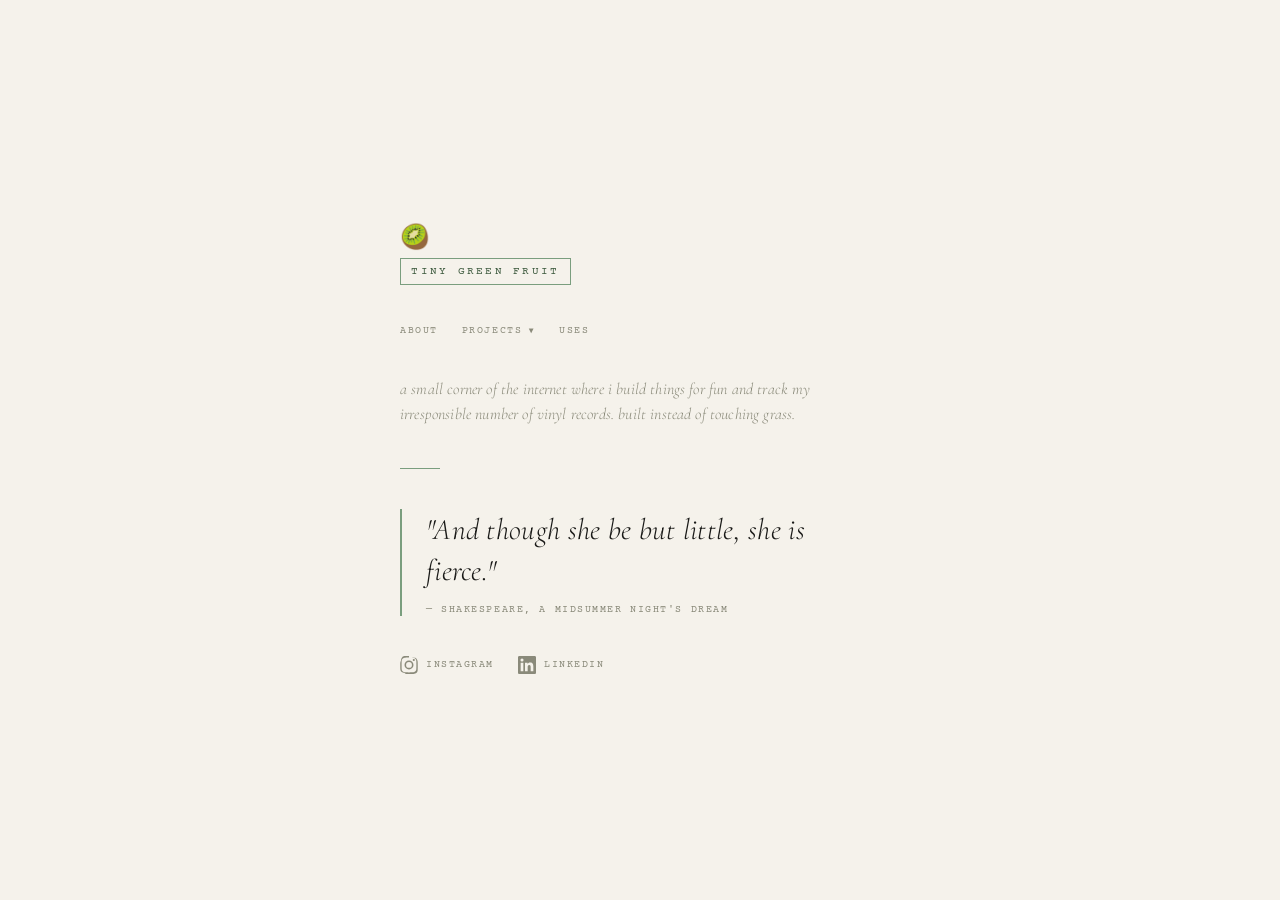
<file: index.html>
<!DOCTYPE html>
<html lang="en">
<head>
<meta charset="UTF-8" />
<meta name="viewport" content="width=device-width, initial-scale=1.0" />
<title>tiny green fruit</title>
<link href="https://fonts.googleapis.com/css2?family=Cormorant+Garamond:ital,wght@0,300;0,400;1,300;1,400&family=Courier+Prime&display=swap" rel="stylesheet" />
<style>
:root {
  --green: #3d5a3e;
  --green-light: #7a9e7e;
  --cream: #f5f2eb;
  --ink: #1a1a18;
  --muted: #8a8a7a;
}

*, *::before, *::after {
  box-sizing: border-box;
  margin: 0;
  padding: 0;
}

html, body {
  height: 100%;
}

body {
  background-color: var(--cream);
  color: var(--ink);
  font-family: 'Cormorant Garamond', Georgia, serif;
  display: flex;
  align-items: center;
  justify-content: center;
  min-height: 100vh;
  padding: 2rem;
}

.container {
  max-width: 480px;
  width: 100%;
  display: flex;
  flex-direction: column;
  align-items: flex-start;
  gap: 2.5rem;
  opacity: 0;
  transform: translateY(12px);
  animation: appear 1.2s ease forwards;
  animation-delay: 0.2s;
}

@keyframes appear {
  to {
    opacity: 1;
    transform: translateY(0);
  }
}

.kiwi-group {
  display: flex;
  flex-direction: column;
  gap: 0.5rem;
}

.kiwi {
  font-size: 1.5rem;
  line-height: 1;
}

.mark {
  font-family: 'Courier Prime', monospace;
  font-size: 0.7rem;
  letter-spacing: 0.2em;
  text-transform: uppercase;
  color: var(--green);
  border: 1px solid var(--green-light);
  padding: 0.35rem 0.65rem;
  display: inline-block;
}

.quote-block {
  display: flex;
  flex-direction: column;
  gap: 0.75rem;
  border-left: 2px solid var(--green-light);
  padding-left: 1.5rem;
}

.quote {
  font-size: 1.85rem;
  font-weight: 300;
  font-style: italic;
  line-height: 1.4;
  color: var(--ink);
  letter-spacing: 0.01em;
}

.attribution {
  font-family: 'Courier Prime', monospace;
  font-size: 0.65rem;
  letter-spacing: 0.15em;
  text-transform: uppercase;
  color: var(--muted);
}

.links {
  display: flex;
  gap: 1.5rem;
  align-items: center;
}

.links a {
  color: var(--muted);
  text-decoration: none;
  transition: color 0.25s ease;
  display: flex;
  align-items: center;
  gap: 0.5rem;
}

.links a:hover {
  color: var(--green);
}

.links a svg {
  width: 18px;
  height: 18px;
  fill: currentColor;
}

.link-label {
  font-family: 'Courier Prime', monospace;
  font-size: 0.65rem;
  letter-spacing: 0.15em;
  text-transform: uppercase;
}

.nav-dropdown {
  position: relative;
}

.nav-toggle {
  font-family: 'Courier Prime', monospace;
  font-size: 0.65rem;
  letter-spacing: 0.15em;
  text-transform: uppercase;
  color: var(--muted);
  background: none;
  border: none;
  cursor: pointer;
  padding: 0;
  display: flex;
  align-items: center;
  gap: 0.4rem;
  transition: color 0.2s ease;
}

.nav-toggle:hover {
  color: var(--green);
}

.nav-toggle .arrow {
  font-size: 0.5rem;
  transition: transform 0.2s ease;
  display: inline-block;
}

.nav-toggle.open .arrow {
  transform: rotate(180deg);
}

.nav-menu {
  display: none;
  flex-direction: column;
  gap: 0.5rem;
  position: absolute;
  top: calc(100% + 0.75rem);
  left: 0;
  background: var(--cream);
  padding: 0.75rem 1rem;
  border: 1px solid var(--green-light);
  min-width: 320px;
  z-index: 10;
}

.nav-menu.open {
  display: flex;
}

.nav-menu a {
  font-family: 'Courier Prime', monospace;
  font-size: 0.65rem;
  letter-spacing: 0.15em;
  text-transform: uppercase;
  color: var(--muted);
  text-decoration: none;
  transition: color 0.2s ease;
}

.nav-menu a:hover {
  color: var(--green);
}

.divider {
  width: 40px;
  height: 1px;
  background: var(--green-light);
}

.descriptor {
  font-size: 1rem;
  font-weight: 300;
  font-style: italic;
  color: var(--muted);
  line-height: 1.6;
  letter-spacing: 0.01em;
}
</style>
</head>
<body>
<div class="container">

  <div class="kiwi-group">
    <div class="kiwi">🥝</div>
    <div class="mark">tiny green fruit</div>
  </div>

  <div style="display: flex; align-items: center; gap: 1.5rem;">
    <a href="about.html" class="nav-toggle" style="text-decoration: none;">about</a>
    <div class="nav-dropdown">
      <button class="nav-toggle" id="navToggle">
        projects <span class="arrow">▼</span>
      </button>
      <div class="nav-menu" id="navMenu">
        <a href="duggar-tracker.html">Digging Up the Duggars — Episode Tracker</a>
        <a href="horoscope.html">The Stars Align (All Too Well) — Taylor Swift Horoscopes</a>
        <a href="record-picker.html">What Should We Listen To Tonight? — Vinyl Picker</a>
        <a href="gym-plan.html">I Don't Sweat, I Sparkle — Gym Plan</a>
        <a href="states.html">Kiwi Was Here — States Visited</a>
      </div>
    </div>
    <a href="uses.html" class="nav-toggle" style="text-decoration: none;">uses</a>
  </div>

  <p class="descriptor">a small corner of the internet where i build things for fun and track my irresponsible number of vinyl records. built instead of touching grass.</p>

  <div class="divider"></div>

  <div class="quote-block">
    <p class="quote">"And though she be but little, she is fierce."</p>
    <span class="attribution">— Shakespeare, A Midsummer Night's Dream</span>
  </div>

  <div class="links">
    <!-- Instagram -->
    <a href="https://www.instagram.com/fabkiwi06/" target="_blank" rel="noopener" aria-label="Instagram">
      <svg viewBox="0 0 24 24" xmlns="http://www.w3.org/2000/svg">
        <path d="M12 2.163c3.204 0 3.584.012 4.85.07 1.366.062 2.633.337 3.608 1.312.975.975 1.25 2.242 1.312 3.608.058 1.266.07 1.646.07 4.85s-.012 3.584-.07 4.85c-.062 1.366-.337 2.633-1.312 3.608-.975.975-2.242 1.25-3.608 1.312-1.266.058-1.646.07-4.85.07s-3.584-.012-4.85-.07c-1.366-.062-2.633-.337-3.608-1.312-.975-.975-1.25-2.242-1.312-3.608C2.175 15.584 2.163 15.204 2.163 12s.012-3.584.07-4.85c.062-1.366.337-2.633 1.312-3.608.975-.975 2.242-1.25 3.608-1.312 1.266-.058 1.646-.07 4.85-.07zm0-2.163c-3.259 0-3.667.014-4.947.072-1.609.074-3.034.4-4.141 1.507C1.805 2.686 1.479 4.111 1.405 5.72.347 8.28.333 8.69.333 12c0 3.31.014 3.72.072 5 .074 1.609.4 3.034 1.507 4.141 1.107 1.107 2.532 1.433 4.141 1.507C7.333 23.986 7.741 24 12 24c4.259 0 4.667-.014 5.947-.072 1.609-.074 3.034-.4 4.141-1.507 1.107-1.107 1.433-2.532 1.507-4.141.058-1.28.072-1.688.072-5s-.014-3.72-.072-5c-.074-1.609-.4-3.034-1.507-4.141C21.981 2.633 20.556 2.307 18.947 2.233 17.667 2.175 17.259 2.163 12 2.163zm0 5.838a6 6 0 100 12 6 6 0 000-12zm0 9.9a3.9 3.9 0 110-7.8 3.9 3.9 0 010 7.8zm6.406-11.845a1.44 1.44 0 100 2.881 1.44 1.44 0 000-2.881z"/>
      </svg>
      <span class="link-label">Instagram</span>
    </a>
    <!-- LinkedIn -->
    <a href="https://www.linkedin.com/in/kierantrask/" target="_blank" rel="noopener" aria-label="LinkedIn">
      <svg viewBox="0 0 24 24" xmlns="http://www.w3.org/2000/svg">
        <path d="M20.447 20.452h-3.554v-5.569c0-1.328-.027-3.037-1.852-3.037-1.853 0-2.136 1.445-2.136 2.939v5.667H9.351V9h3.414v1.561h.046c.477-.9 1.637-1.85 3.37-1.85 3.601 0 4.267 2.37 4.267 5.455v6.286zM5.337 7.433a2.062 2.062 0 01-2.063-2.065 2.064 2.064 0 112.063 2.065zm1.782 13.019H3.555V9h3.564v11.452zM22.225 0H1.771C.792 0 0 .774 0 1.729v20.542C0 23.227.792 24 1.771 24h20.451C23.2 24 24 23.227 24 22.271V1.729C24 .774 23.2 0 22.222 0h.003z"/>
      </svg>
      <span class="link-label">LinkedIn</span>
    </a>
  </div>

</div>

<script>
  document.getElementById('navToggle').addEventListener('click', function() {
    this.classList.toggle('open');
    document.getElementById('navMenu').classList.toggle('open');
  });
</script>
</body>
</html>
</file>
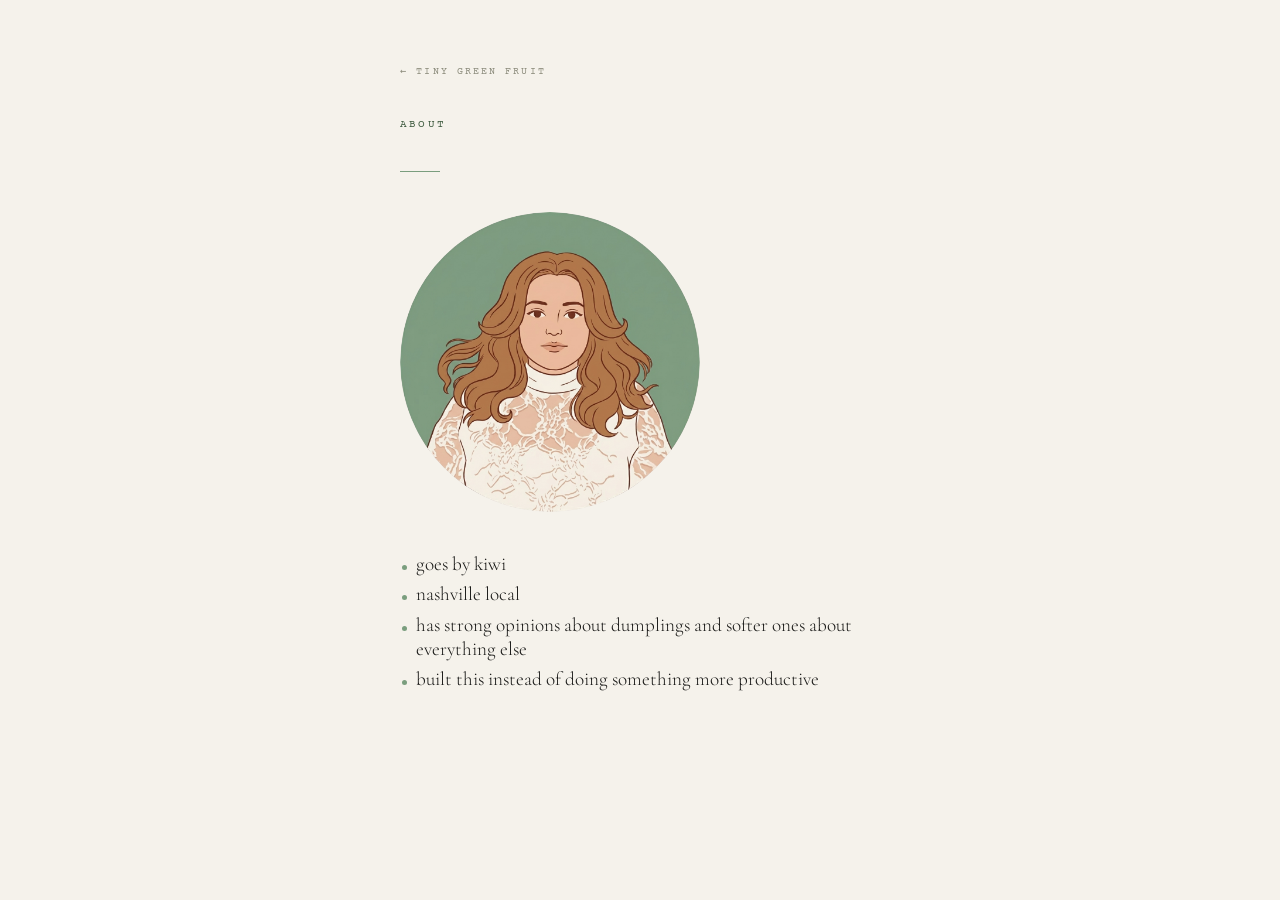
<file: about.html>
<!DOCTYPE html>
<html lang="en">
<head>
<meta charset="UTF-8" />
<meta name="viewport" content="width=device-width, initial-scale=1.0" />
<title>about — tiny green fruit</title>
<link href="https://fonts.googleapis.com/css2?family=Cormorant+Garamond:ital,wght@0,300;0,400;1,300;1,400&family=Courier+Prime&display=swap" rel="stylesheet" />
<style>
:root {
  --green: #3d5a3e;
  --green-light: #7a9e7e;
  --cream: #f5f2eb;
  --ink: #1a1a18;
  --muted: #8a8a7a;
}

*, *::before, *::after {
  box-sizing: border-box;
  margin: 0;
  padding: 0;
}

body {
  background-color: var(--cream);
  color: var(--ink);
  font-family: 'Cormorant Garamond', Georgia, serif;
  min-height: 100vh;
  display: flex;
  justify-content: center;
  padding: 4rem 2rem;
}

.container {
  max-width: 480px;
  width: 100%;
  display: flex;
  flex-direction: column;
  align-items: flex-start;
  gap: 2.5rem;
  opacity: 0;
  transform: translateY(12px);
  animation: appear 1.2s ease forwards;
  animation-delay: 0.2s;
}

@keyframes appear {
  to {
    opacity: 1;
    transform: translateY(0);
  }
}

.site-label {
  font-family: 'Courier Prime', monospace;
  font-size: 0.65rem;
  letter-spacing: 0.2em;
  text-transform: uppercase;
  color: var(--muted);
}

.site-label a {
  color: var(--muted);
  text-decoration: none;
  transition: color 0.2s ease;
}

.site-label a:hover {
  color: var(--green);
}

h1 {
  font-family: 'Courier Prime', monospace;
  font-size: 0.7rem;
  letter-spacing: 0.2em;
  text-transform: uppercase;
  color: var(--green);
  font-weight: 400;
}

.divider {
  width: 40px;
  height: 1px;
  background: var(--green-light);
}

.portrait {
  width: 300px;
  height: 300px;
  border-radius: 50%;
  object-fit: cover;
  display: block;
}

.items {
  list-style: none;
  display: flex;
  flex-direction: column;
  gap: 0.4rem;
  padding-left: 0.1rem;
}

.items li {
  font-family: 'Cormorant Garamond', Georgia, serif;
  font-size: 1.2rem;
  font-weight: 300;
  color: var(--ink);
  display: flex;
  align-items: baseline;
  gap: 0.6rem;
}

.items li::before {
  content: '';
  display: inline-block;
  width: 5px;
  height: 5px;
  border-radius: 50%;
  background-color: var(--green-light);
  flex-shrink: 0;
  margin-bottom: 0.1em;
}
</style>
</head>
<body>
<div class="container">

  <div class="site-label"><a href="index.html">← tiny green fruit</a></div>

  <h1>about</h1>

  <div class="divider"></div>

  <img class="portrait" src="image/tinygreenfruit-about.png" alt="kiwi" />

  <ul class="items">
    <li>goes by kiwi</li>
    <li>nashville local</li>
    <li>has strong opinions about dumplings and softer ones about everything else</li>
    <li>built this instead of doing something more productive</li>
  </ul>

</div>
</body>
</html>
</file>
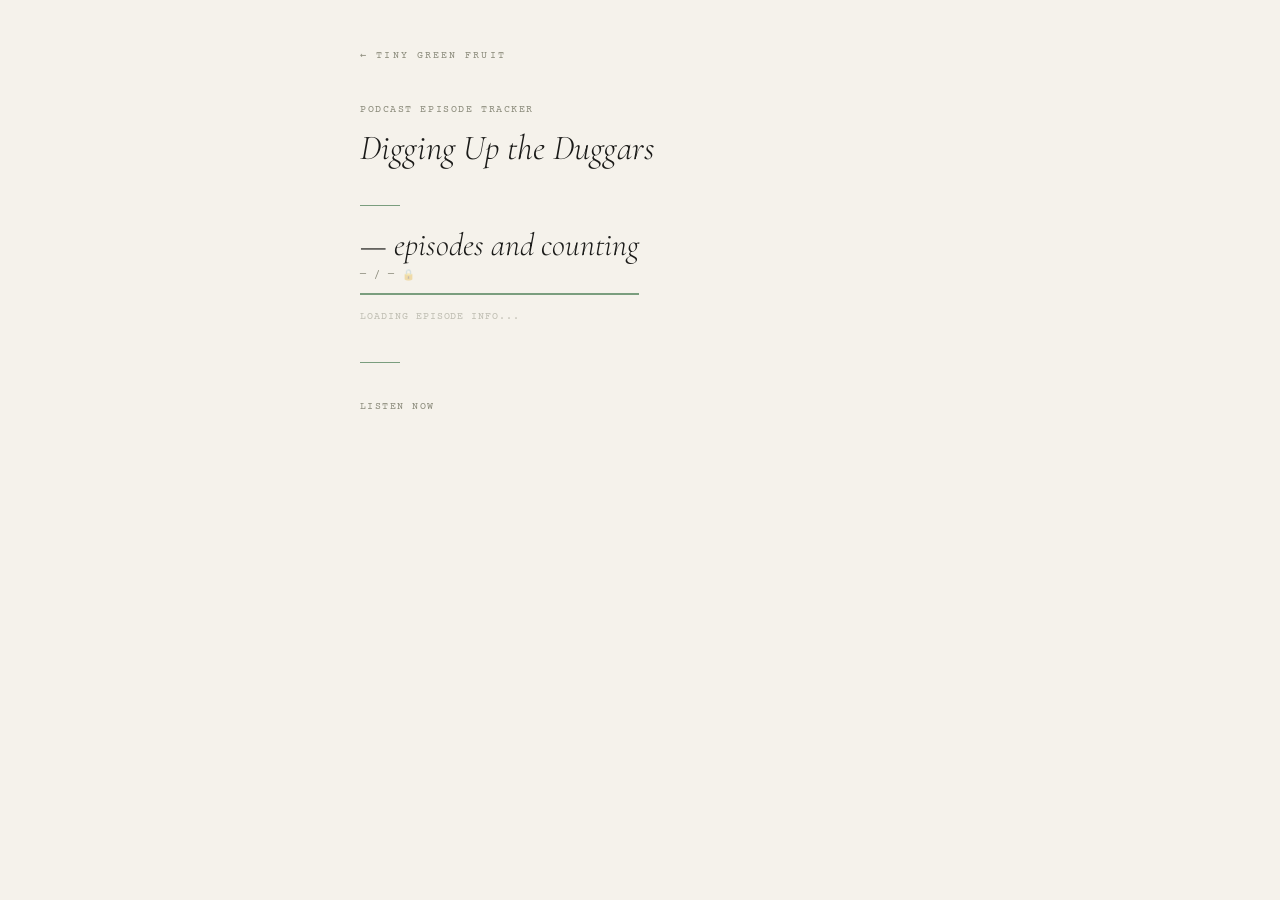
<file: duggar-tracker.html>
<!DOCTYPE html>
<html lang="en">
<head>
  <meta charset="UTF-8">
  <meta http-equiv="Cache-Control" content="no-cache, no-store, must-revalidate">
  <meta name="viewport" content="width=device-width, initial-scale=1.0">
  <title>Digging Up the Duggars — Episode Tracker</title>
  <link href="https://fonts.googleapis.com/css2?family=Cormorant+Garamond:ital,wght@0,300;0,400;1,300;1,400&family=Courier+Prime&display=swap" rel="stylesheet">
  <link rel="stylesheet" href="style.css">
  <style>
    body {
      display: block;
      padding: 3rem 2rem 5rem;
    }

    .container {
      max-width: 560px;
      margin: 0 auto;
      gap: 0;
    }

    .site-label {
      display: block;
      font-family: 'Courier Prime', monospace;
      font-size: 0.65rem;
      letter-spacing: 0.2em;
      text-transform: uppercase;
      color: var(--muted);
      margin-bottom: 2.5rem;
    }

    .site-label a {
      color: var(--muted);
      text-decoration: none;
      transition: color 0.2s ease;
    }

    .site-label a:hover {
      color: var(--green);
    }

    header {
      margin-bottom: 1rem;
    }

    .eyebrow {
      font-family: 'Courier Prime', monospace;
      font-size: 0.65rem;
      letter-spacing: 0.15em;
      text-transform: uppercase;
      color: var(--muted);
      margin-bottom: 0.5rem;
    }

    h1 {
      font-size: 2.2rem;
      font-weight: 300;
      font-style: italic;
      color: var(--ink);
      line-height: 1.2;
    }

    .divider {
      width: 40px;
      height: 1px;
      background: var(--green-light);
      margin: 1.25rem 0;
    }

    .progress-section {
      margin-bottom: 1.25rem;
    }

    .progress-hero {
      font-family: 'Cormorant Garamond', Georgia, serif;
      font-size: 2rem;
      font-weight: 300;
      font-style: italic;
      color: var(--ink);
      line-height: 1.2;
      margin-bottom: 0.3rem;
    }

    .progress-fraction {
      font-family: 'Courier Prime', monospace;
      font-size: 0.65rem;
      letter-spacing: 0.1em;
      color: var(--muted);
      margin-bottom: 0.75rem;
    }

    .progress-bar {
      height: 2px;
      background: var(--green-light);
      position: relative;
      margin-bottom: 1rem;
    }

    .progress-fill {
      position: absolute;
      top: 0;
      left: 0;
      height: 100%;
      background: var(--green);
      transition: width 0.5s ease;
    }

    .ep-info {
      display: flex;
      flex-direction: column;
      gap: 0.4rem;
    }

    .ep-title {
      font-family: 'Cormorant Garamond', Georgia, serif;
      font-size: 1rem;
      font-weight: 400;
      font-style: italic;
      color: var(--ink);
      line-height: 1.4;
    }

    .ep-desc {
      font-family: 'Courier Prime', monospace;
      font-size: 0.6rem;
      letter-spacing: 0.05em;
      color: var(--muted);
      line-height: 1.6;
      display: -webkit-box;
      -webkit-line-clamp: 3;
      -webkit-box-orient: vertical;
      overflow: hidden;
    }

    .ep-loading {
      font-family: 'Courier Prime', monospace;
      font-size: 0.6rem;
      letter-spacing: 0.1em;
      text-transform: uppercase;
      color: var(--muted);
      opacity: 0.5;
    }

    .listen-btn {
      font-family: 'Courier Prime', monospace;
      font-size: 0.65rem;
      letter-spacing: 0.2em;
      text-transform: uppercase;
      color: var(--cream);
      background: var(--green);
      padding: 0.65rem 1.25rem;
      text-decoration: none;
      display: inline-block;
      transition: opacity 0.2s ease;
    }

    .listen-btn:hover {
      opacity: 0.85;
      color: var(--cream);
    }

    .spotify-section {
      margin-top: 1rem;
    }

    .spotify-label {
      font-family: 'Courier Prime', monospace;
      font-size: 0.6rem;
      letter-spacing: 0.15em;
      text-transform: uppercase;
      color: var(--muted);
      margin-bottom: 0.75rem;
    }

    .lock-btn {
      background: none;
      border: none;
      cursor: pointer;
      color: var(--muted);
      opacity: 0.3;
      font-size: 0.65rem;
      padding: 0;
      margin-left: 0.4rem;
      transition: opacity 0.2s ease;
      line-height: 1;
      vertical-align: middle;
    }

    .lock-btn:hover {
      opacity: 0.65;
    }

    .admin-panel {
      display: none;
      margin-top: 1.5rem;
    }

    .admin-panel.visible {
      display: block;
    }

    .next-btn {
      font-family: 'Courier Prime', monospace;
      font-size: 0.65rem;
      letter-spacing: 0.2em;
      text-transform: uppercase;
      color: var(--cream);
      background: var(--green);
      padding: 0.65rem 1.25rem;
      border: none;
      cursor: pointer;
      transition: opacity 0.2s ease;
    }

    .next-btn:hover {
      opacity: 0.85;
    }

    .next-btn:disabled {
      opacity: 0.4;
      cursor: default;
    }

    .admin-msg {
      font-family: 'Courier Prime', monospace;
      font-size: 0.6rem;
      letter-spacing: 0.1em;
      color: var(--muted);
      margin-top: 0.5rem;
    }
  </style>
</head>
<body>
  <div class="container fade-in">

    <span class="site-label"><a href="index.html">← tiny green fruit</a></span>

    <header>
      <p class="eyebrow">Podcast Episode Tracker</p>
      <h1>Digging Up the Duggars</h1>
    </header>

    <div class="divider"></div>

    <div class="progress-section">
      <div class="progress-hero" id="progressHero">— episodes and counting</div>
      <div class="progress-fraction" id="progressFraction"><span id="progressFractionText">— / —</span><button class="lock-btn" id="lockBtn" onclick="handleLock()" title="admin">🔒</button></div>
      <div class="progress-bar">
        <div class="progress-fill" id="progressFill" style="width: 0%"></div>
      </div>
      <div class="ep-info" id="epInfo">
        <span class="ep-loading">loading episode info...</span>
      </div>

      <div class="admin-panel" id="adminPanel">
        <button class="next-btn" id="nextBtn" onclick="markNextEpisode()">next episode →</button>
        <div class="admin-msg" id="adminMsg"></div>
      </div>
    </div>

    <div class="divider"></div>

    <div class="spotify-section">
      <p class="spotify-label">listen now</p>
      <div id="spotifyEmbed"></div>
    </div>

  </div>



  <script>
    const SERVER = 'https://api.tinygreenfruit.com';
    const TOTAL = 176;

    let currentEpisode = null;
    let unlocked = false;
    let sessionPassword = null;

    async function init() {
      try {
        const res = await fetch(`${SERVER}/duggar/episode`);
        const data = await res.json();
        currentEpisode = data.episode;
        renderProgress();
        fetchEpisodeInfo();
      } catch(e) {
        document.getElementById('progressHero').textContent = '— episodes and counting';
      }
    }

    function renderProgress() {
      const pct = Math.round((currentEpisode / TOTAL) * 100);
      document.getElementById('progressHero').textContent = `${currentEpisode} episodes and counting`;
      document.getElementById('progressFractionText').textContent = `${currentEpisode} / ${TOTAL}`;
      document.getElementById('progressFill').style.width = `${pct}%`;
    }

    async function fetchEpisodeInfo() {
      try {
        const res = await fetch(`${SERVER}/rss`);
        const text = await res.text();
        const parser = new DOMParser();
        const xml = parser.parseFromString(text, 'text/xml');
        const items = Array.from(xml.querySelectorAll('item')).reverse();

        const ep = items[currentEpisode - 1];
        if (ep) {
          const title = ep.querySelector('title')?.textContent?.trim() || '';
          const rawDesc = (ep.querySelector('description')?.textContent || '')
            .replace(/<[^>]+>/g, '').replace(/&amp;/g, '&').replace(/&nbsp;/g, ' ').trim();

          const linkEl = ep.querySelector('link');
          const epLink = linkEl?.textContent?.trim() || '';

          document.getElementById('epInfo').innerHTML = `
            <span class="ep-title">${title}</span>
            <span class="ep-desc">${rawDesc}</span>
          `;

          document.getElementById('spotifyEmbed').innerHTML = `
            <a class="listen-btn" href="${epLink || 'https://open.spotify.com/show/30FmvDjIMrZioIoj2PyV0z'}" target="_blank" rel="noopener">Listen on Spotify →</a>
          `;
        }
      } catch(e) {
        document.getElementById('epInfo').innerHTML = '';
      }
    }

    function handleLock() {
      if (unlocked) {
        unlocked = false;
        sessionPassword = null;
        document.getElementById('adminPanel').classList.remove('visible');
        document.getElementById('lockBtn').textContent = '🔒';
        return;
      }

      const pw = prompt('password');
      if (!pw) return;

      sessionPassword = pw;
      unlocked = true;
      document.getElementById('adminPanel').classList.add('visible');
      document.getElementById('lockBtn').textContent = '🔓';
    }

    async function markNextEpisode() {
      const btn = document.getElementById('nextBtn');
      const msg = document.getElementById('adminMsg');
      btn.disabled = true;
      msg.textContent = '';

      try {
        const res = await fetch(`${SERVER}/duggar/episode`, {
          method: 'POST',
          headers: { 'Content-Type': 'application/json' },
          body: JSON.stringify({ password: sessionPassword })
        });

        const data = await res.json();

        if (res.status === 401) {
          msg.textContent = 'wrong password.';
          unlocked = false;
          sessionPassword = null;
          document.getElementById('adminPanel').classList.remove('visible');
          document.getElementById('lockBtn').textContent = '🔒';
          return;
        }

        if (!res.ok) {
          msg.textContent = data.error || 'something went wrong.';
          return;
        }

        currentEpisode = data.episode;
        renderProgress();
        fetchEpisodeInfo();
        msg.textContent = `updated to episode ${data.episode}.`;

      } catch(e) {
        msg.textContent = 'could not reach server.';
      } finally {
        btn.disabled = false;
      }
    }

    init();
  </script>
</body>
</html>
</file>
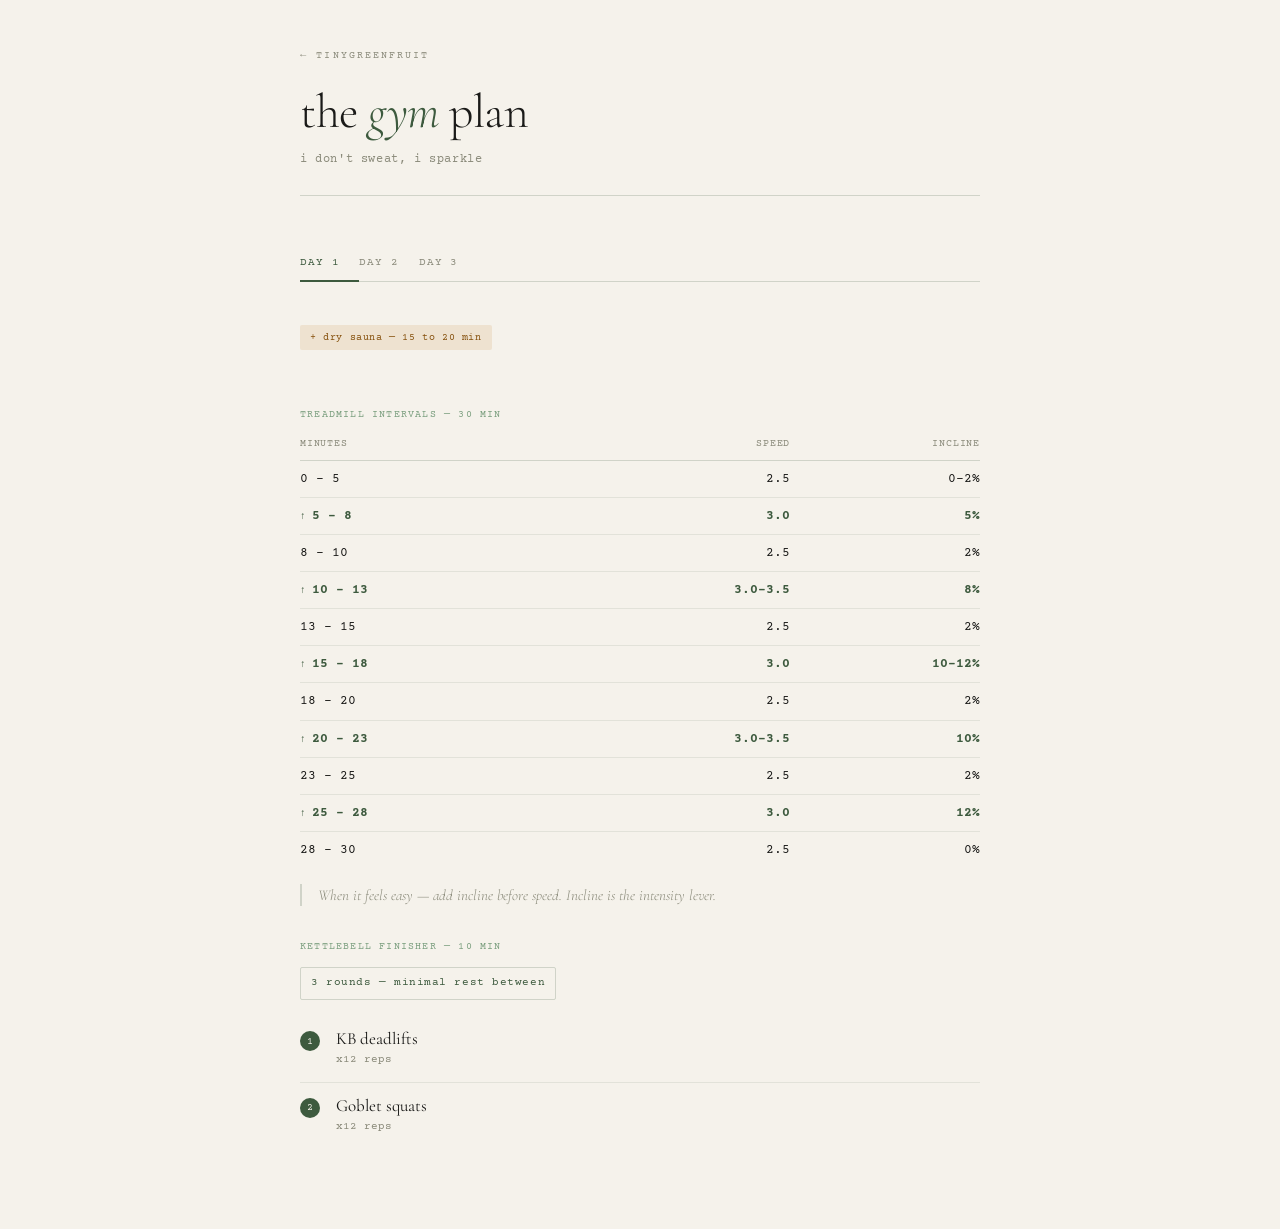
<file: gym-plan.html>
<!DOCTYPE html>
<html lang="en">
<head>
  <meta charset="UTF-8">
  <meta name="viewport" content="width=device-width, initial-scale=1.0">
  <title>gym plan — tinygreenfruit</title>
  <link href="https://fonts.googleapis.com/css2?family=Cormorant+Garamond:ital,wght@0,300;0,400;1,300;1,400&family=Courier+Prime:ital,wght@0,400;0,700;1,400&display=swap" rel="stylesheet">
  <style>
    :root {
      --cream: #f5f2eb;
      --green: #3d5a3e;
      --green-light: #7a9e7e;
      --ink: #1a1a18;
      --muted: #8a8a7a;
      --border: rgba(61, 90, 62, 0.2);
      --border-light: rgba(61, 90, 62, 0.1);
    }

    *, *::before, *::after { box-sizing: border-box; margin: 0; padding: 0; }

    html { font-size: 16px; }

    body {
      background-color: var(--cream);
      color: var(--ink);
      font-family: 'Cormorant Garamond', Georgia, serif;
      font-weight: 300;
      line-height: 1.7;
      min-height: 100vh;
      padding: 3rem 1.5rem 5rem;
    }

    .page {
      max-width: 680px;
      margin: 0 auto;
      opacity: 0;
      animation: fadeIn 0.8s ease forwards;
    }

    @keyframes fadeIn {
      to { opacity: 1; }
    }

    /* Header */
    .header {
      margin-bottom: 3rem;
      padding-bottom: 1.5rem;
      border-bottom: 1px solid var(--border);
    }

    .site-label {
      font-family: 'Courier Prime', monospace;
      font-size: 0.65rem;
      letter-spacing: 0.2em;
      text-transform: uppercase;
      color: var(--muted);
      margin-bottom: 1.25rem;
      display: block;
    }

    .site-label a {
      color: var(--muted);
      text-decoration: none;
    }

    .site-label a:hover { color: var(--green); }

    h1 {
      font-family: 'Cormorant Garamond', Georgia, serif;
      font-weight: 300;
      font-size: clamp(2rem, 6vw, 3rem);
      line-height: 1.1;
      color: var(--ink);
      margin-bottom: 0.75rem;
      letter-spacing: -0.01em;
    }

    h1 em {
      font-style: italic;
      color: var(--green);
    }

    .subtitle {
      font-family: 'Courier Prime', monospace;
      font-size: 12px;
      color: var(--muted);
      letter-spacing: 0.05em;
    }

    /* Nav tabs */
    .tabs {
      display: flex;
      gap: 0;
      margin-bottom: 2.5rem;
      border-bottom: 1px solid var(--border);
    }

    .tab-btn {
      font-family: 'Courier Prime', monospace;
      font-size: 11px;
      letter-spacing: 0.08em;
      text-transform: uppercase;
      color: var(--muted);
      background: none;
      border: none;
      padding: 0.75rem 1.25rem 0.75rem 0;
      cursor: pointer;
      position: relative;
      transition: color 0.2s ease;
      white-space: nowrap;
    }

    .tab-btn::after {
      content: '';
      position: absolute;
      bottom: -1px;
      left: 0;
      right: 0;
      height: 2px;
      background: var(--green);
      transform: scaleX(0);
      transition: transform 0.2s ease;
    }

    .tab-btn.active {
      color: var(--green);
    }

    .tab-btn.active::after {
      transform: scaleX(1);
    }

    .tab-btn:hover { color: var(--ink); }

    /* Panels */
    .panel { display: none; }
    .panel.active {
      display: block;
      animation: slideIn 0.3s ease;
    }

    @keyframes slideIn {
      from { opacity: 0; transform: translateY(6px); }
      to { opacity: 1; transform: translateY(0); }
    }

    /* Section label */
    .section-label {
      font-family: 'Courier Prime', monospace;
      font-size: 10px;
      letter-spacing: 0.12em;
      text-transform: uppercase;
      color: var(--green-light);
      margin-bottom: 0.75rem;
      margin-top: 2rem;
    }

    .section-label:first-child { margin-top: 0; }

    /* Recovery badge */
    .recovery-badge {
      display: inline-block;
      font-family: 'Courier Prime', monospace;
      font-size: 10px;
      letter-spacing: 0.06em;
      padding: 4px 10px;
      border-radius: 2px;
      margin-bottom: 1.5rem;
    }

    .badge-sauna { background: rgba(186, 117, 23, 0.12); color: #854F0B; }
    .badge-hydro { background: rgba(15, 110, 86, 0.12); color: #0F6E56; }
    .badge-choice { background: rgba(61, 90, 62, 0.1); color: var(--green); }

    /* Treadmill table */
    .treadmill-table {
      width: 100%;
      border-collapse: collapse;
      font-family: 'Courier Prime', monospace;
      font-size: 13px;
      margin-bottom: 0.5rem;
    }

    .treadmill-table thead th {
      font-size: 10px;
      letter-spacing: 0.08em;
      text-transform: uppercase;
      color: var(--muted);
      font-weight: 400;
      text-align: left;
      padding: 0 0 8px;
      border-bottom: 1px solid var(--border);
    }

    .treadmill-table thead th:not(:first-child) { text-align: right; }

    .treadmill-table tbody td {
      padding: 7px 0;
      border-bottom: 1px solid var(--border-light);
      color: var(--ink);
      vertical-align: middle;
    }

    .treadmill-table tbody td:not(:first-child) { text-align: right; }

    .treadmill-table tbody tr:last-child td { border-bottom: none; }

    .treadmill-table tbody tr.push-row td {
      color: var(--green);
      font-weight: 700;
    }

    .treadmill-table tbody tr.push-row td:first-child::before {
      content: '↑ ';
      font-size: 10px;
    }

    /* Circuit list */
    .circuit-list {
      list-style: none;
    }

    .circuit-item {
      display: flex;
      align-items: flex-start;
      gap: 1rem;
      padding: 0.75rem 0;
      border-bottom: 1px solid var(--border-light);
    }

    .circuit-item:last-child { border-bottom: none; }

    .circuit-num {
      font-family: 'Courier Prime', monospace;
      font-size: 10px;
      color: var(--cream);
      background: var(--green);
      width: 20px;
      height: 20px;
      border-radius: 50%;
      display: flex;
      align-items: center;
      justify-content: center;
      flex-shrink: 0;
      margin-top: 3px;
    }

    .circuit-text { flex: 1; }

    .circuit-name {
      font-family: 'Cormorant Garamond', Georgia, serif;
      font-size: 17px;
      font-weight: 400;
      color: var(--ink);
      line-height: 1.3;
    }

    .circuit-detail {
      font-family: 'Courier Prime', monospace;
      font-size: 11px;
      color: var(--muted);
      margin-top: 1px;
    }

    .circuit-timer {
      font-family: 'Courier Prime', monospace;
      font-size: 11px;
      color: var(--green-light);
      white-space: nowrap;
      padding-top: 4px;
    }

    /* Note */
    .note {
      font-family: 'Cormorant Garamond', Georgia, serif;
      font-style: italic;
      font-size: 15px;
      color: var(--muted);
      margin-top: 1rem;
      padding-left: 1rem;
      border-left: 2px solid var(--border);
      line-height: 1.5;
    }

    /* Round info */
    .round-info {
      font-family: 'Courier Prime', monospace;
      font-size: 11px;
      color: var(--green);
      letter-spacing: 0.05em;
      margin-bottom: 1rem;
      padding: 6px 10px;
      border: 1px solid var(--border);
      display: inline-block;
      border-radius: 2px;
    }

    /* Track panel */
    .inbody-item {
      display: flex;
      align-items: flex-start;
      gap: 1.5rem;
      padding: 1.25rem 0;
      border-bottom: 1px solid var(--border-light);
    }

    .inbody-item:last-child { border-bottom: none; }

    .inbody-week {
      font-family: 'Cormorant Garamond', Georgia, serif;
      font-size: 2.25rem;
      font-weight: 300;
      font-style: italic;
      color: var(--green);
      line-height: 1;
      min-width: 80px;
    }

    .inbody-content {}

    .inbody-label {
      font-family: 'Cormorant Garamond', Georgia, serif;
      font-size: 18px;
      font-weight: 400;
      color: var(--ink);
    }

    .inbody-sub {
      font-family: 'Courier Prime', monospace;
      font-size: 11px;
      color: var(--muted);
      margin-top: 3px;
    }

    /* Goal block */
    .goal-block {
      margin-top: 2.5rem;
      padding: 1.5rem 0;
      border-top: 1px solid var(--border);
      border-bottom: 1px solid var(--border);
    }

    .goal-numbers {
      font-family: 'Cormorant Garamond', Georgia, serif;
      font-size: clamp(1.75rem, 5vw, 2.5rem);
      font-weight: 300;
      color: var(--ink);
      margin-bottom: 0.5rem;
    }

    .goal-numbers em {
      font-style: italic;
      color: var(--green);
    }

    .goal-note {
      font-family: 'Courier Prime', monospace;
      font-size: 12px;
      color: var(--muted);
      line-height: 1.6;
    }

    /* Divider */
    .divider {
      height: 1px;
      background: var(--border-light);
      margin: 2rem 0;
    }

    /* Footer */
    .footer {
      margin-top: 4rem;
      padding-top: 1.5rem;
      border-top: 1px solid var(--border);
      font-family: 'Courier Prime', monospace;
      font-size: 11px;
      color: var(--muted);
      letter-spacing: 0.05em;
    }

    @media (max-width: 480px) {
      body { padding: 2rem 1.25rem 4rem; }
      .tabs { overflow-x: auto; padding-bottom: 0; }
      .tab-btn { padding: 0.75rem 1rem 0.75rem 0; font-size: 10px; }
      .inbody-week { min-width: 60px; font-size: 1.75rem; }
    }
  </style>
</head>
<body>
  <div class="page">

    <header class="header">
      <span class="site-label"><a href="index.html">← tinygreenfruit</a></span>
      <h1>the <em>gym</em> plan</h1>
      <p class="subtitle">i don't sweat, i sparkle</p>
    </header>

    <nav class="tabs">
      <button class="tab-btn active" onclick="show('d1', this)">Day 1</button>
      <button class="tab-btn" onclick="show('d2', this)">Day 2</button>
      <button class="tab-btn" onclick="show('d3', this)">Day 3</button>

    </nav>

    <!-- DAY 1 -->
    <div id="d1" class="panel active">
      <span class="recovery-badge badge-sauna">+ dry sauna &mdash; 15 to 20 min</span>

      <p class="section-label">Treadmill intervals &mdash; 30 min</p>

      <table class="treadmill-table">
        <thead>
          <tr>
            <th>Minutes</th>
            <th>Speed</th>
            <th>Incline</th>
          </tr>
        </thead>
        <tbody>
          <tr><td>0 &ndash; 5</td><td>2.5</td><td>0&ndash;2%</td></tr>
          <tr class="push-row"><td>5 &ndash; 8</td><td>3.0</td><td>5%</td></tr>
          <tr><td>8 &ndash; 10</td><td>2.5</td><td>2%</td></tr>
          <tr class="push-row"><td>10 &ndash; 13</td><td>3.0&ndash;3.5</td><td>8%</td></tr>
          <tr><td>13 &ndash; 15</td><td>2.5</td><td>2%</td></tr>
          <tr class="push-row"><td>15 &ndash; 18</td><td>3.0</td><td>10&ndash;12%</td></tr>
          <tr><td>18 &ndash; 20</td><td>2.5</td><td>2%</td></tr>
          <tr class="push-row"><td>20 &ndash; 23</td><td>3.0&ndash;3.5</td><td>10%</td></tr>
          <tr><td>23 &ndash; 25</td><td>2.5</td><td>2%</td></tr>
          <tr class="push-row"><td>25 &ndash; 28</td><td>3.0</td><td>12%</td></tr>
          <tr><td>28 &ndash; 30</td><td>2.5</td><td>0%</td></tr>
        </tbody>
      </table>

      <p class="note">When it feels easy &mdash; add incline before speed. Incline is the intensity lever.</p>

      <p class="section-label">Kettlebell finisher &mdash; 10 min</p>
      <p class="round-info">3 rounds &mdash; minimal rest between</p>

      <ul class="circuit-list">
        <li class="circuit-item">
          <div class="circuit-num">1</div>
          <div class="circuit-text">
            <div class="circuit-name">KB deadlifts</div>
            <div class="circuit-detail">x12 reps</div>
          </div>
        </li>
        <li class="circuit-item">
          <div class="circuit-num">2</div>
          <div class="circuit-text">
            <div class="circuit-name">Goblet squats</div>
            <div class="circuit-detail">x12 reps</div>
          </div>
        </li>
      </ul>
    </div>

    <!-- DAY 2 -->
    <div id="d2" class="panel">
      <span class="recovery-badge badge-hydro">+ hydromassage &mdash; 10 min</span>

      <p class="section-label">Circuit &mdash; 30&ndash;32 min</p>
      <p class="round-info">3 rounds &mdash; 40 sec on / 20 sec rest &mdash; 90 sec between rounds</p>

      <ul class="circuit-list">
        <li class="circuit-item">
          <div class="circuit-num">1</div>
          <div class="circuit-text">
            <div class="circuit-name">KB swings</div>
            <div class="circuit-detail">hinge at the hips, not a squat</div>
          </div>
          <div class="circuit-timer">40/20</div>
        </li>
        <li class="circuit-item">
          <div class="circuit-num">2</div>
          <div class="circuit-text">
            <div class="circuit-name">Goblet squats</div>
            <div class="circuit-detail">bodyweight or KB</div>
          </div>
          <div class="circuit-timer">40/20</div>
        </li>
        <li class="circuit-item">
          <div class="circuit-num">3</div>
          <div class="circuit-text">
            <div class="circuit-name">Treadmill</div>
            <div class="circuit-detail">2 min fast walk between rounds &mdash; not a rest</div>
          </div>
          <div class="circuit-timer">2 min</div>
        </li>
        <li class="circuit-item">
          <div class="circuit-num">4</div>
          <div class="circuit-text">
            <div class="circuit-name">Push-ups</div>
            <div class="circuit-detail">knees totally fine</div>
          </div>
          <div class="circuit-timer">40/20</div>
        </li>
        <li class="circuit-item">
          <div class="circuit-num">5</div>
          <div class="circuit-text">
            <div class="circuit-name">KB deadlift</div>
            <div class="circuit-detail">different from swings &mdash; slow and controlled</div>
          </div>
          <div class="circuit-timer">40/20</div>
        </li>
        <li class="circuit-item">
          <div class="circuit-num">6</div>
          <div class="circuit-text">
            <div class="circuit-name">Plank hold</div>
            <div class="circuit-detail">knees fine &mdash; hold steady, breathe</div>
          </div>
          <div class="circuit-timer">40/20</div>
        </li>
      </ul>
    </div>

    <!-- DAY 3 -->
    <div id="d3" class="panel">
      <span class="recovery-badge badge-choice">+ sauna or hydromassage &mdash; your call</span>

      <p class="section-label">Treadmill &mdash; 15 min steady</p>

      <table class="treadmill-table">
        <thead>
          <tr>
            <th>Duration</th>
            <th>Speed</th>
            <th>Incline</th>
          </tr>
        </thead>
        <tbody>
          <tr><td>0 &ndash; 15 min</td><td>2.5&ndash;3.0</td><td>4&ndash;5%</td></tr>
        </tbody>
      </table>

      <p class="note">Active recovery pace. Comfortable but not lazy. This is not a push day.</p>

      <p class="section-label">Circuit &mdash; 20 min</p>
      <p class="round-info">3 rounds &mdash; 40 sec on / 20 sec rest &mdash; 90 sec between rounds</p>

      <ul class="circuit-list">
        <li class="circuit-item">
          <div class="circuit-num">1</div>
          <div class="circuit-text">
            <div class="circuit-name">Reverse lunges</div>
            <div class="circuit-detail">bodyweight or KB &mdash; alternate legs</div>
          </div>
          <div class="circuit-timer">40/20</div>
        </li>
        <li class="circuit-item">
          <div class="circuit-num">2</div>
          <div class="circuit-text">
            <div class="circuit-name">KB single-arm rows</div>
            <div class="circuit-detail">use a bench for support</div>
          </div>
          <div class="circuit-timer">40/20</div>
        </li>
        <li class="circuit-item">
          <div class="circuit-num">3</div>
          <div class="circuit-text">
            <div class="circuit-name">Glute bridges</div>
            <div class="circuit-detail">bodyweight &mdash; high reps, squeeze at the top</div>
          </div>
          <div class="circuit-timer">40/20</div>
        </li>
        <li class="circuit-item">
          <div class="circuit-num">4</div>
          <div class="circuit-text">
            <div class="circuit-name">KB shoulder press</div>
            <div class="circuit-detail">standing or seated</div>
          </div>
          <div class="circuit-timer">40/20</div>
        </li>
        <li class="circuit-item">
          <div class="circuit-num">5</div>
          <div class="circuit-text">
            <div class="circuit-name">Dead bugs</div>
            <div class="circuit-detail">slow and controlled &mdash; core work, don't rush</div>
          </div>
          <div class="circuit-timer">40/20</div>
        </li>
      </ul>
    </div>





  </div>

  <script>
    function show(id, btn) {
      document.querySelectorAll('.panel').forEach(p => p.classList.remove('active'));
      document.querySelectorAll('.tab-btn').forEach(t => t.classList.remove('active'));
      document.getElementById(id).classList.add('active');
      btn.classList.add('active');
    }
  </script>
</body>
</html>
</file>
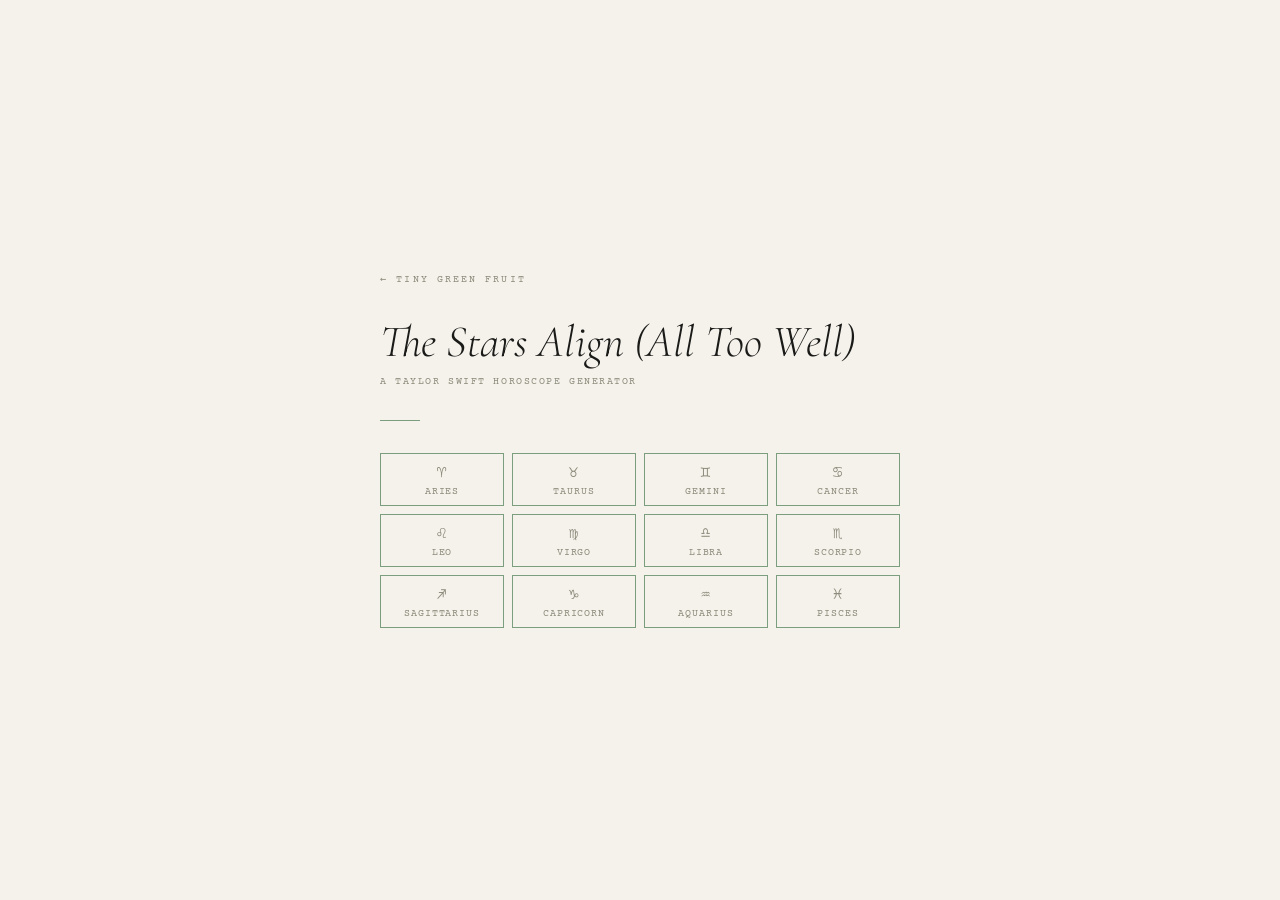
<file: horoscope.html>
<!DOCTYPE html>
<html lang="en">
<head>
  <meta charset="UTF-8" />
  <meta name="viewport" content="width=device-width, initial-scale=1.0" />
  <title>The Stars Align (All Too Well)</title>
  <link href="https://fonts.googleapis.com/css2?family=Cormorant+Garamond:ital,wght@0,300;0,400;1,300;1,400&family=Courier+Prime&display=swap" rel="stylesheet" />
  <style>
    :root {
      --green: #3d5a3e;
      --green-light: #7a9e7e;
      --cream: #f5f2eb;
      --ink: #1a1a18;
      --muted: #8a8a7a;
    }

    *, *::before, *::after {
      box-sizing: border-box;
      margin: 0;
      padding: 0;
    }

    body {
      background-color: var(--cream);
      color: var(--ink);
      font-family: 'Cormorant Garamond', Georgia, serif;
      min-height: 100vh;
      display: flex;
      align-items: center;
      justify-content: center;
      padding: 2rem;
    }

    .container {
      max-width: 520px;
      width: 100%;
      display: flex;
      flex-direction: column;
      align-items: flex-start;
      gap: 2rem;
      opacity: 0;
      transform: translateY(12px);
      animation: appear 1s ease forwards;
    }

    @keyframes appear {
      to { opacity: 1; transform: translateY(0); }
    }

    .site-label {
      font-family: 'Courier Prime', monospace;
      font-size: 0.65rem;
      letter-spacing: 0.2em;
      text-transform: uppercase;
      color: var(--muted);
    }

    .site-label a {
      color: var(--muted);
      text-decoration: none;
    }

    h1 {
      font-size: 2.8rem;
      font-weight: 300;
      font-style: italic;
      line-height: 1.1;
      color: var(--ink);
    }

    .subtitle {
      font-family: 'Courier Prime', monospace;
      font-size: 0.65rem;
      letter-spacing: 0.15em;
      text-transform: uppercase;
      color: var(--muted);
      margin-top: 0.5rem;
    }

    .divider {
      width: 40px;
      height: 1px;
      background: var(--green-light);
    }

    .sign-grid {
      display: grid;
      grid-template-columns: repeat(4, 1fr);
      gap: 0.5rem;
      width: 100%;
    }

    .sign-btn {
      font-family: 'Courier Prime', monospace;
      font-size: 0.6rem;
      letter-spacing: 0.1em;
      text-transform: uppercase;
      background: none;
      border: 1px solid var(--green-light);
      color: var(--muted);
      padding: 0.5rem 0.25rem;
      cursor: pointer;
      transition: all 0.2s ease;
      display: flex;
      flex-direction: column;
      align-items: center;
      gap: 0.25rem;
    }

    .sign-btn:hover {
      border-color: var(--green);
      color: var(--green);
    }

    .sign-btn.active {
      border-color: var(--green);
      background: var(--green);
      color: var(--cream);
    }

    .sign-symbol {
      font-size: 1rem;
    }

    .generate-btn {
      font-family: 'Courier Prime', monospace;
      font-size: 0.65rem;
      letter-spacing: 0.2em;
      text-transform: uppercase;
      background: var(--green);
      color: var(--cream);
      border: none;
      padding: 0.75rem 1.5rem;
      cursor: pointer;
      transition: opacity 0.2s ease;
      display: none;
    }

    .generate-btn:hover {
      opacity: 0.85;
    }

    .generate-btn:disabled {
      opacity: 0.5;
      cursor: not-allowed;
    }

    .result {
      display: none;
      flex-direction: column;
      gap: 1.25rem;
      width: 100%;
      opacity: 0;
      animation: appear 0.8s ease forwards;
    }

    .result.visible {
      display: flex;
    }

    .result-sign {
      font-family: 'Courier Prime', monospace;
      font-size: 0.65rem;
      letter-spacing: 0.2em;
      text-transform: uppercase;
      color: var(--green);
    }

    .horoscope-text {
      font-size: 1.25rem;
      font-weight: 300;
      line-height: 1.7;
      color: var(--ink);
    }

    .song-rec {
      display: flex;
      align-items: flex-start;
      gap: 0.75rem;
    }

    .vinyl-emoji {
      font-size: 1.25rem;
      line-height: 1;
      flex-shrink: 0;
    }

    .lyric-quote {
      font-size: 1.1rem;
      font-weight: 300;
      font-style: italic;
      line-height: 1.5;
      color: var(--ink);
    }

    .lyric-source {
      font-family: 'Courier Prime', monospace;
      font-size: 0.6rem;
      letter-spacing: 0.12em;
      text-transform: uppercase;
      color: var(--muted);
      margin-top: 0.25rem;
      padding-left: 1.25rem;
    }

    .again-btn {
      font-family: 'Courier Prime', monospace;
      font-size: 0.6rem;
      letter-spacing: 0.15em;
      text-transform: uppercase;
      background: none;
      border: none;
      color: var(--muted);
      cursor: pointer;
      padding: 0;
      transition: color 0.2s ease;
      text-decoration: underline;
      text-underline-offset: 3px;
    }

    .again-btn:hover {
      color: var(--green);
    }

    .loading {
      font-family: 'Courier Prime', monospace;
      font-size: 0.65rem;
      letter-spacing: 0.15em;
      text-transform: uppercase;
      color: var(--muted);
      display: none;
    }

    .error {
      font-family: 'Courier Prime', monospace;
      font-size: 0.65rem;
      letter-spacing: 0.12em;
      color: #8a4a4a;
      display: none;
    }
  </style>
</head>
<body>
  <div class="container">

    <div class="site-label"><a href="index.html">← tiny green fruit</a></div>

    <div>
      <h1>The Stars Align (All Too Well)</h1>
      <p class="subtitle">A Taylor Swift horoscope generator</p>
    </div>

    <div class="divider"></div>

    <div class="sign-grid">
      <button class="sign-btn" data-sign="Aries" data-dates="Mar 21 – Apr 19">
        <span class="sign-symbol">♈</span>Aries
      </button>
      <button class="sign-btn" data-sign="Taurus" data-dates="Apr 20 – May 20">
        <span class="sign-symbol">♉</span>Taurus
      </button>
      <button class="sign-btn" data-sign="Gemini" data-dates="May 21 – Jun 20">
        <span class="sign-symbol">♊</span>Gemini
      </button>
      <button class="sign-btn" data-sign="Cancer" data-dates="Jun 21 – Jul 22">
        <span class="sign-symbol">♋</span>Cancer
      </button>
      <button class="sign-btn" data-sign="Leo" data-dates="Jul 23 – Aug 22">
        <span class="sign-symbol">♌</span>Leo
      </button>
      <button class="sign-btn" data-sign="Virgo" data-dates="Aug 23 – Sep 22">
        <span class="sign-symbol">♍</span>Virgo
      </button>
      <button class="sign-btn" data-sign="Libra" data-dates="Sep 23 – Oct 22">
        <span class="sign-symbol">♎</span>Libra
      </button>
      <button class="sign-btn" data-sign="Scorpio" data-dates="Oct 23 – Nov 21">
        <span class="sign-symbol">♏</span>Scorpio
      </button>
      <button class="sign-btn" data-sign="Sagittarius" data-dates="Nov 22 – Dec 21">
        <span class="sign-symbol">♐</span>Sagittarius
      </button>
      <button class="sign-btn" data-sign="Capricorn" data-dates="Dec 22 – Jan 19">
        <span class="sign-symbol">♑</span>Capricorn
      </button>
      <button class="sign-btn" data-sign="Aquarius" data-dates="Jan 20 – Feb 18">
        <span class="sign-symbol">♒</span>Aquarius
      </button>
      <button class="sign-btn" data-sign="Pisces" data-dates="Feb 19 – Mar 20">
        <span class="sign-symbol">♓</span>Pisces
      </button>
    </div>

    <button class="generate-btn" id="generateBtn">Read my stars</button>

    <div class="loading" id="loading">and we were dancin' like we're made of starlight...</div>
    <div class="error" id="error">something went wrong. shake it off and try again.</div>

    <div class="result" id="result">
      <div class="result-sign" id="resultSign"></div>
      <p class="horoscope-text" id="horoscopeText"></p>
      <div class="song-rec">
        <span class="vinyl-emoji">💿</span>
        <div>
          <p class="lyric-quote" id="songTitle"></p>
          <p class="lyric-source" id="songAlbum"></p>
        </div>
      </div>
      <button class="again-btn" id="againBtn">read again</button>
    </div>

  </div>

  <script>
    const signs = {
      Aries: {
        traits: "bold, impulsive, competitive, passionate, quick to anger, a starter not a finisher, always charging ahead",
        lyricVibe: "fierce, defiant, charged with adrenaline — songs about fighting back, not waiting around, burning bright"
      },
      Taurus: {
        traits: "stubborn, sensual, loyal to a fault, slow to change, deeply attached to comfort and the past",
        lyricVibe: "nostalgic, grounded, holding on too long — songs about staying, remembering, loving what you can't let go"
      },
      Gemini: {
        traits: "dual-natured, witty, restless, charming, contradictory, always reinventing themselves",
        lyricVibe: "playful and sharp, two sides at once — songs that shift tone mid-story, clever wordplay, light and dark together"
      },
      Cancer: {
        traits: "deeply emotional, nurturing, prone to nostalgia, protective, cries at everything, holds on forever",
        lyricVibe: "tender, aching, saturated with feeling — songs about grief, memory, love that lingers long after it's gone"
      },
      Leo: {
        traits: "dramatic, generous, spotlight-seeking, proud, warm-hearted, refuses to be ignored",
        lyricVibe: "anthemic, bold, unapologetic — songs about owning the room, shaking off the critics, being the main character"
      },
      Virgo: {
        traits: "analytical, perfectionist, quietly anxious, service-oriented, notices every detail, hard on themselves",
        lyricVibe: "precise and introspective — songs that catalog every moment, over-analyze love, find meaning in the small things"
      },
      Libra: {
        traits: "charming, indecisive, romantic, people-pleasing, obsessed with fairness and balance",
        lyricVibe: "romantic and wistful — songs about almost-love, weighing both sides, longing for harmony"
      },
      Scorpio: {
        traits: "intense, obsessive, magnetic, secretive, never forgets a wrong, transforms through destruction",
        lyricVibe: "dark, vengeful, and deeply felt — songs about betrayal, power, wanting someone you can't stop thinking about"
      },
      Sagittarius: {
        traits: "free-spirited, blunt, adventurous, commitment-averse, always chasing the next thing",
        lyricVibe: "wandering and wide-open — songs about escape, the open road, loving the idea of something more than the reality"
      },
      Capricorn: {
        traits: "ambitious, disciplined, guarded, strategic, takes the long view, earns everything the hard way",
        lyricVibe: "determined and quietly proud — songs about working for it, proving people wrong, building something that lasts"
      },
      Aquarius: {
        traits: "eccentric, independent, idealistic, emotionally detached, marches to their own drummer",
        lyricVibe: "strange and self-possessed — songs that don't care what you think, outsider anthems, loving from a distance"
      },
      Pisces: {
        traits: "dreamy, empathetic, prone to fantasy, absorbs others' emotions, lives between worlds",
        lyricVibe: "hazy, romantic, slightly unreal — songs that blur memory and dream, love that feels like a spell, soft and aching"
      }
    };

    let selectedSign = null;

    const signBtns = document.querySelectorAll('.sign-btn');
    const generateBtn = document.getElementById('generateBtn');
    const loading = document.getElementById('loading');
    const error = document.getElementById('error');
    const result = document.getElementById('result');
    const resultSign = document.getElementById('resultSign');
    const horoscopeText = document.getElementById('horoscopeText');
    const lyricQuote = document.getElementById('songTitle');
    const lyricSource = document.getElementById('songAlbum');
    const againBtn = document.getElementById('againBtn');

    signBtns.forEach(btn => {
      btn.addEventListener('click', () => {
        signBtns.forEach(b => b.classList.remove('active'));
        btn.classList.add('active');
        selectedSign = btn.dataset.sign;
        generateBtn.style.display = 'block';
        result.classList.remove('visible');
        error.style.display = 'none';
      });
    });

    generateBtn.addEventListener('click', generate);
    againBtn.addEventListener('click', generate);

    async function generate() {
      if (!selectedSign) return;

      const sign = signs[selectedSign];
      result.classList.remove('visible');
      error.style.display = 'none';
      loading.style.display = 'block';
      generateBtn.disabled = true;

      const prompt = `You are a serious, poetic astrologer who writes horoscopes exclusively using Taylor Swift lyrics and imagery.

The sign is ${selectedSign}.

${selectedSign} traits: ${sign.traits}

Lyric vibe to draw from: ${sign.lyricVibe}

Write a horoscope for ${selectedSign} and recommend one Taylor Swift song that fits the energy of this reading.

HOROSCOPE: 2-3 sentences, mystical, direct, present tense. Do not mention Taylor Swift by name. Weave in actual Taylor Swift lyrics and imagery so naturally that it reads like the stars themselves wrote it. Use her voice: conversational but poetic, specific and emotional, the kind of line that hits you in the chest. No em dashes. No overly formal language. Write like a real person who feels things deeply and says them plainly.

SONG: One real Taylor Swift song title that matches the vibe of this sign and this reading. Pick something that genuinely fits, not just the most obvious choice. Vary across her full catalog and all eras.

Respond in this exact format:
HOROSCOPE: [horoscope text]
SONG: [song title]
ALBUM: [album name]`;

      try {
        const response = await fetch("https://api.tinygreenfruit.com/claude", {
          method: "POST",
          headers: { "Content-Type": "application/json" },
          body: JSON.stringify({
            model: "claude-sonnet-4-6",
            max_tokens: 1000,
            messages: [{ role: "user", content: prompt }]
          })
        });

        const data = await response.json();
        const text = data.content[0].text;

        const horoscopeMatch = text.match(/HOROSCOPE:\s*(.+?)(?=SONG:)/s);
        const songMatch = text.match(/SONG:\s*(.+?)(?=ALBUM:)/s);
        const albumMatch = text.match(/ALBUM:\s*(.+)/s);

        if (!horoscopeMatch || !songMatch || !albumMatch) throw new Error('parse error');

        resultSign.textContent = `${selectedSign} ✦ your reading`;
        horoscopeText.textContent = horoscopeMatch[1].trim();
        lyricQuote.textContent = songMatch[1].trim();
        lyricSource.textContent = albumMatch[1].trim();

        loading.style.display = 'none';
        result.classList.add('visible');

      } catch (err) {
        loading.style.display = 'none';
        error.style.display = 'block';
      }

      generateBtn.disabled = false;
    }
  </script>
</body>
</html>
</file>
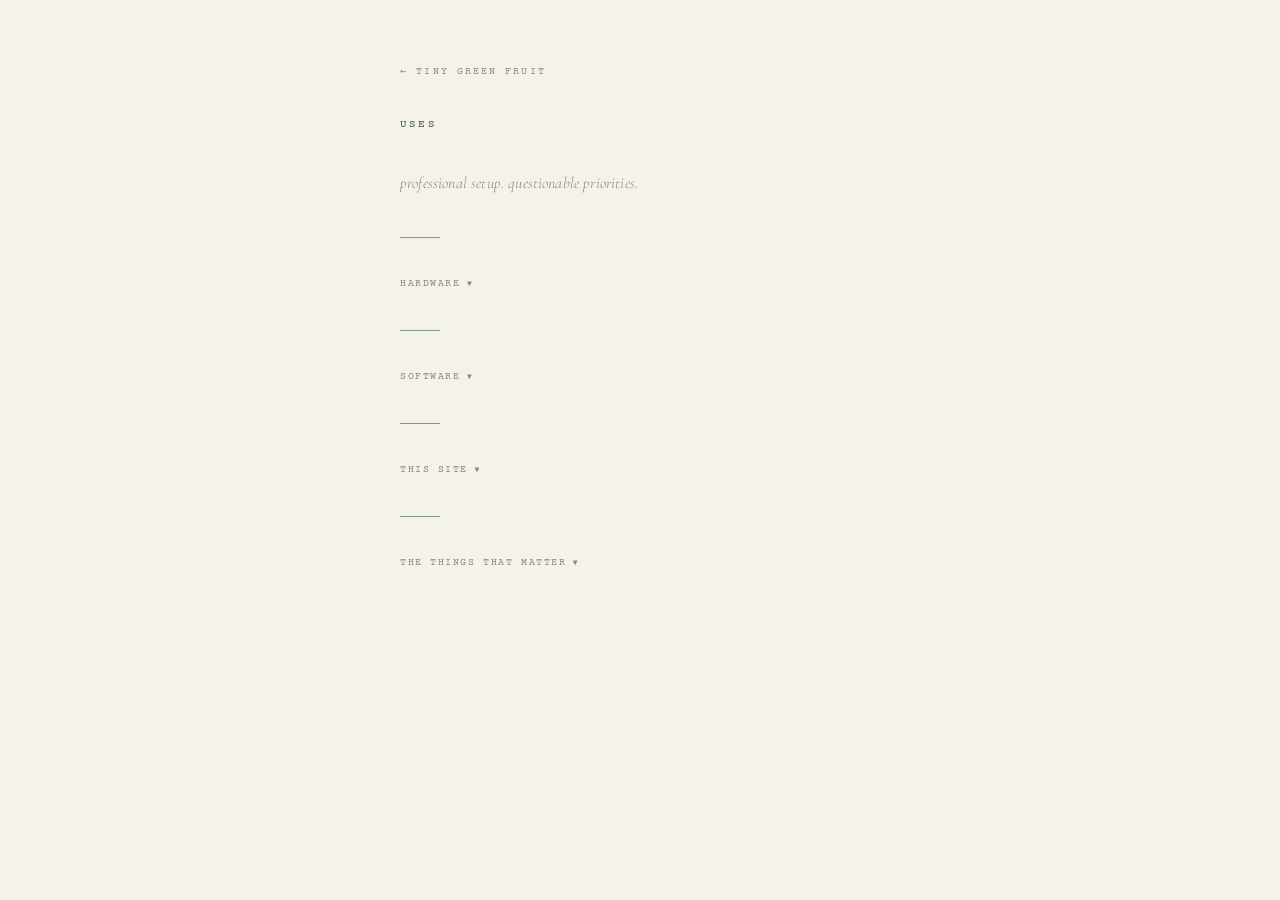
<file: uses.html>
<!DOCTYPE html>
<html lang="en">
<head>
<meta charset="UTF-8" />
<meta name="viewport" content="width=device-width, initial-scale=1.0" />
<title>uses — tiny green fruit</title>
<link href="https://fonts.googleapis.com/css2?family=Cormorant+Garamond:ital,wght@0,300;0,400;1,300;1,400&family=Courier+Prime&display=swap" rel="stylesheet" />
<style>
:root {
  --green: #3d5a3e;
  --green-light: #7a9e7e;
  --cream: #f5f2eb;
  --ink: #1a1a18;
  --muted: #8a8a7a;
}

*, *::before, *::after {
  box-sizing: border-box;
  margin: 0;
  padding: 0;
}

body {
  background-color: var(--cream);
  color: var(--ink);
  font-family: 'Cormorant Garamond', Georgia, serif;
  min-height: 100vh;
  display: flex;
  justify-content: center;
  padding: 4rem 2rem;
}

.container {
  max-width: 480px;
  width: 100%;
  display: flex;
  flex-direction: column;
  align-items: flex-start;
  gap: 2.5rem;
  opacity: 0;
  transform: translateY(12px);
  animation: appear 1.2s ease forwards;
  animation-delay: 0.2s;
}

@keyframes appear {
  to {
    opacity: 1;
    transform: translateY(0);
  }
}

.site-label {
  font-family: 'Courier Prime', monospace;
  font-size: 0.65rem;
  letter-spacing: 0.2em;
  text-transform: uppercase;
  color: var(--muted);
}

.site-label a {
  color: var(--muted);
  text-decoration: none;
  transition: color 0.2s ease;
}

.site-label a:hover {
  color: var(--green);
}

h1 {
  font-family: 'Courier Prime', monospace;
  font-size: 0.7rem;
  letter-spacing: 0.2em;
  text-transform: uppercase;
  color: var(--green);
  font-weight: 400;
}

.divider {
  width: 40px;
  height: 1px;
  background: var(--green-light);
}

.descriptor {
  font-size: 1rem;
  font-weight: 300;
  font-style: italic;
  color: var(--muted);
  line-height: 1.6;
  letter-spacing: 0.01em;
}

.section {
  display: flex;
  flex-direction: column;
  gap: 1.25rem;
  width: 100%;
}

.section-title {
  font-family: 'Courier Prime', monospace;
  font-size: 0.65rem;
  letter-spacing: 0.15em;
  text-transform: uppercase;
  color: var(--green);
  font-weight: 400;
}

.subsection {
  display: flex;
  flex-direction: column;
  gap: 0.4rem;
}

.subsection-title {
  font-family: 'Cormorant Garamond', Georgia, serif;
  font-size: 1rem;
  font-weight: 400;
  font-style: italic;
  color: var(--muted);
}

.items {
  list-style: none;
  display: flex;
  flex-direction: column;
  gap: 0.2rem;
  padding-left: 0.1rem;
}

.items li {
  font-family: 'Cormorant Garamond', Georgia, serif;
  font-size: 1.2rem;
  font-weight: 300;
  color: var(--ink);
  display: flex;
  align-items: baseline;
  gap: 0.6rem;
}

.items li::before {
  content: '';
  display: inline-block;
  width: 5px;
  height: 5px;
  border-radius: 50%;
  background-color: var(--green-light);
  flex-shrink: 0;
  margin-bottom: 0.1em;
}

.section-toggle {
  font-family: 'Courier Prime', monospace;
  font-size: 0.65rem;
  letter-spacing: 0.15em;
  text-transform: uppercase;
  color: var(--muted);
  background: none;
  border: none;
  cursor: pointer;
  padding: 0;
  display: flex;
  align-items: center;
  gap: 0.4rem;
  transition: color 0.2s ease;
}

.section-toggle:hover {
  color: var(--green);
}

.section-toggle .arrow {
  font-size: 0.5rem;
  transition: transform 0.2s ease;
  display: inline-block;
}

.section-toggle.open .arrow {
  transform: rotate(180deg);
}

.section-body {
  display: none;
  flex-direction: column;
  gap: 1.25rem;
}

.section-body.open {
  display: flex;
}
</style>
</head>
<body>
<div class="container">

  <div class="site-label"><a href="index.html">← tiny green fruit</a></div>

  <h1>uses</h1>

  <p class="descriptor">professional setup. questionable priorities.</p>

  <div class="divider"></div>

  <!-- Hardware -->
  <div class="section">
    <button class="section-toggle" data-target="hardware">hardware <span class="arrow">▼</span></button>
    <div class="section-body" id="hardware">
      <div class="subsection">
        <span class="subsection-title">computer</span>
        <ul class="items">
          <li>MacBook Air 13-inch, M3, 2024 · 8GB</li>
        </ul>
      </div>
      <div class="subsection">
        <span class="subsection-title">phone</span>
        <ul class="items">
          <li>iPhone 16</li>
        </ul>
      </div>
      <div class="subsection">
        <span class="subsection-title">audio</span>
        <ul class="items">
          <li>AirPods 3rd generation</li>
        </ul>
      </div>
    </div>
  </div>

  <div class="divider"></div>

  <!-- Software -->
  <div class="section">
    <button class="section-toggle" data-target="software">software <span class="arrow">▼</span></button>
    <div class="section-body" id="software">
      <div class="subsection">
        <span class="subsection-title">browser</span>
        <ul class="items">
          <li>Chrome</li>
        </ul>
      </div>
      <div class="subsection">
        <span class="subsection-title">terminal</span>
        <ul class="items">
          <li>iTerm2</li>
        </ul>
      </div>
    </div>
  </div>

  <div class="divider"></div>

  <!-- This Site -->
  <div class="section">
    <button class="section-toggle" data-target="this-site">this site <span class="arrow">▼</span></button>
    <div class="section-body" id="this-site">
      <div class="subsection">
        <span class="subsection-title">backend</span>
        <ul class="items">
          <li>Flask / Python</li>
          <li>DigitalOcean</li>
          <li>Docker</li>
        </ul>
      </div>
      <div class="subsection">
        <span class="subsection-title">frontend</span>
        <ul class="items">
          <li>GitHub Pages</li>
        </ul>
      </div>
      <div class="subsection">
        <span class="subsection-title">infrastructure</span>
        <ul class="items">
          <li>nginx</li>
          <li>GitHub Actions</li>
        </ul>
      </div>
      <div class="subsection">
        <span class="subsection-title">fonts</span>
        <ul class="items">
          <li>Cormorant Garamond</li>
          <li>Courier Prime</li>
        </ul>
      </div>
      <div class="subsection">
        <span class="subsection-title">AI</span>
        <ul class="items">
          <li>Anthropic claude-sonnet-4-6</li>
        </ul>
      </div>
    </div>
  </div>

  <div class="divider"></div>

  <!-- The Things That Matter -->
  <div class="section">
    <button class="section-toggle" data-target="things-that-matter">the things that matter <span class="arrow">▼</span></button>
    <div class="section-body" id="things-that-matter">
      <div class="subsection">
        <span class="subsection-title">coffee</span>
        <ul class="items">
          <li>8oz drip, half &amp; half, homemade brown sugar syrup</li>
        </ul>
      </div>
      <div class="subsection">
        <span class="subsection-title">swifty era</span>
        <ul class="items">
          <li>1989 <span style="font-family: 'Courier Prime', monospace; font-size: 0.65rem; letter-spacing: 0.1em; color: var(--green-light); margin-left: 0.25rem;">original</span></li>
        </ul>
      </div>
    </div>
  </div>

</div>
<script>
  document.querySelectorAll('.section-toggle').forEach(function(toggle) {
    toggle.addEventListener('click', function() {
      const target = document.getElementById(this.dataset.target);
      this.classList.toggle('open');
      target.classList.toggle('open');
    });
  });
</script>
</body>
</html>
</file>
<file: style.css>
@import url('https://fonts.googleapis.com/css2?family=Cormorant+Garamond:ital,wght@0,300;0,400;1,300;1,400&family=Courier+Prime&display=swap');

:root {
  --green: #3d5a3e;
  --green-light: #7a9e7e;
  --cream: #f5f2eb;
  --ink: #1a1a18;
  --muted: #8a8a7a;
}

*, *::before, *::after {
  box-sizing: border-box;
  margin: 0;
  padding: 0;
}

html, body {
  height: 100%;
}

body {
  background-color: var(--cream);
  color: var(--ink);
  font-family: 'Cormorant Garamond', Georgia, serif;
  min-height: 100vh;
  padding: 2rem;
}

/* --- Typography --- */

h1, h2, h3 {
  font-family: 'Cormorant Garamond', Georgia, serif;
  font-weight: 300;
  color: var(--ink);
}

p {
  font-size: 1.2rem;
  font-weight: 300;
  line-height: 1.6;
  color: var(--ink);
}

blockquote {
  font-size: 1.85rem;
  font-weight: 300;
  font-style: italic;
  line-height: 1.4;
  letter-spacing: 0.01em;
  border-left: 2px solid var(--green-light);
  padding-left: 1.5rem;
  color: var(--ink);
}

/* --- Labels & Accents --- */

.label {
  font-family: 'Courier Prime', monospace;
  font-size: 0.65rem;
  letter-spacing: 0.15em;
  text-transform: uppercase;
  color: var(--muted);
}

.mark {
  font-family: 'Courier Prime', monospace;
  font-size: 0.7rem;
  letter-spacing: 0.2em;
  text-transform: uppercase;
  color: var(--green);
  border: 1px solid var(--green-light);
  padding: 0.35rem 0.65rem;
  display: inline-block;
}

/* --- Layout --- */

.container {
  max-width: 480px;
  width: 100%;
  display: flex;
  flex-direction: column;
  align-items: flex-start;
  gap: 2.5rem;
}

.divider {
  width: 40px;
  height: 1px;
  background: var(--green-light);
}

/* --- Animation --- */

.fade-in {
  opacity: 0;
  transform: translateY(12px);
  animation: appear 1.2s ease forwards;
  animation-delay: 0.2s;
}

@keyframes appear {
  to {
    opacity: 1;
    transform: translateY(0);
  }
}

/* --- Links --- */

a {
  color: var(--muted);
  text-decoration: none;
  transition: color 0.25s ease;
}

a:hover {
  color: var(--green);
}
</file>
